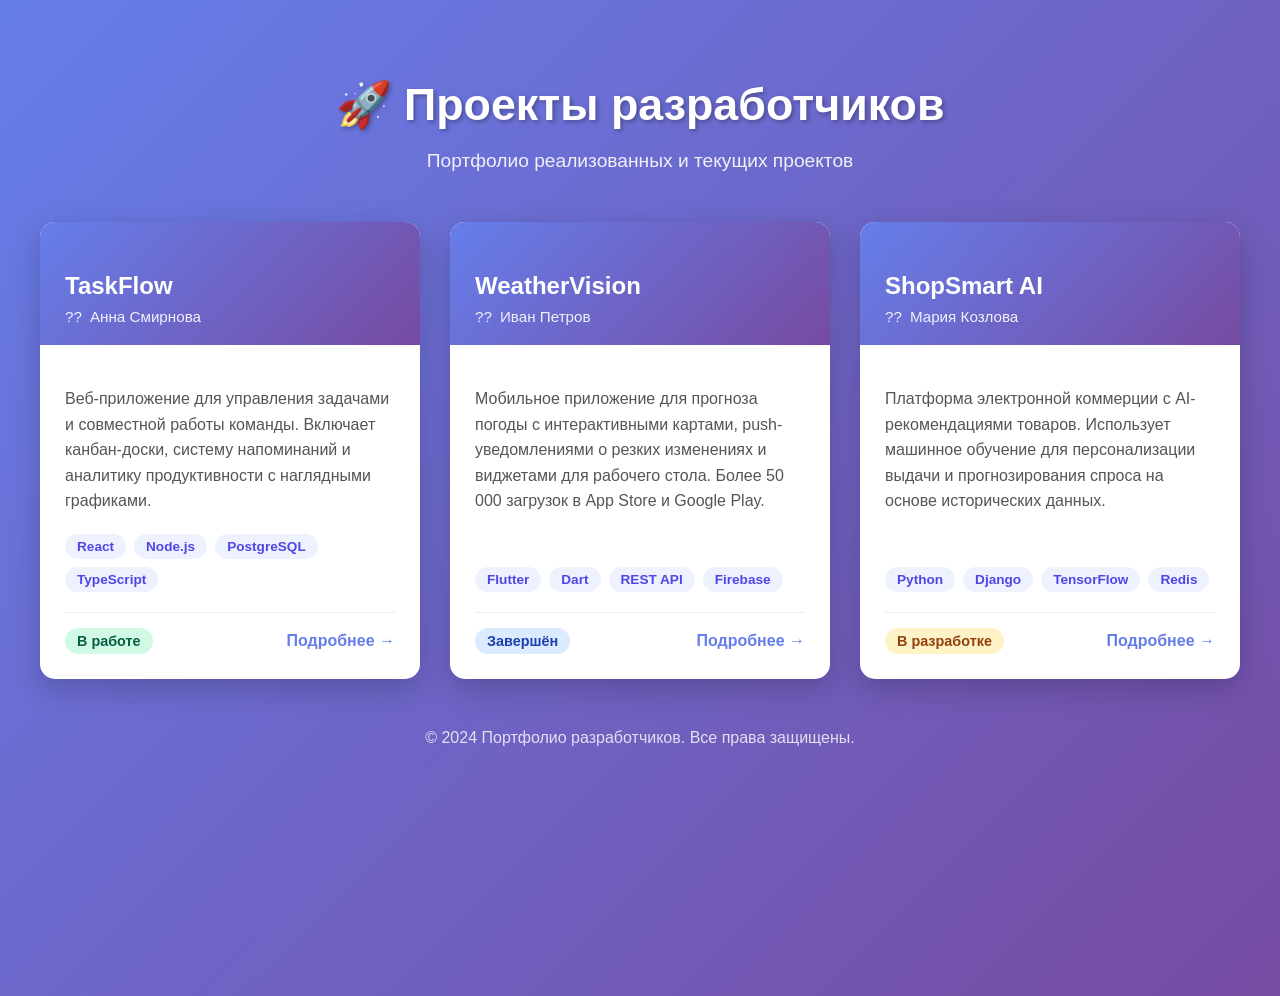
<file: project.html>
<!DOCTYPE html>
<html lang="ru">
<head>
    <meta charset="UTF-8">
    <meta name="viewport" content="width=device-width, initial-scale=1.0">
    <title>Проекты разработчиков</title>

    <!-- Задача 7: Подключение внешнего файла стилей -->
    <link rel="stylesheet" href="style.css">

</head>
<body>
    <div class="container">
        <header>
            <h1>🚀 Проекты разработчиков</h1>
            <p>Портфолио реализованных и текущих проектов</p>
        </header>

        <div class="projects-grid">

            <!-- Проект 1 -->
            <div class="project-card">
                <div class="card-header">
                    <h2>TaskFlow</h2>
                    <div class="developer">Анна Смирнова</div>
                </div>
                <div class="card-body">
                    <p class="description">
                        Веб-приложение для управления задачами и совместной работы команды.
                        Включает канбан-доски, систему напоминаний и аналитику продуктивности
                        с наглядными графиками.
                    </p>
                    <div class="tech-stack">
                        <span class="tech-tag">React</span>
                        <span class="tech-tag">Node.js</span>
                        <span class="tech-tag">PostgreSQL</span>
                        <span class="tech-tag">TypeScript</span>
                    </div>
                    <div class="card-footer">
                        <span class="status active">В работе</span>
                        <a href="#" class="link">Подробнее →</a>
                    </div>
                </div>
            </div>

            <!-- Проект 2 -->
            <div class="project-card">
                <div class="card-header">
                    <h2>WeatherVision</h2>
                    <div class="developer">Иван Петров</div>
                </div>
                <div class="card-body">
                    <p class="description">
                        Мобильное приложение для прогноза погоды с интерактивными картами,
                        push-уведомлениями о резких изменениях и виджетами для рабочего стола.
                        Более 50 000 загрузок в App Store и Google Play.
                    </p>
                    <div class="tech-stack">
                        <span class="tech-tag">Flutter</span>
                        <span class="tech-tag">Dart</span>
                        <span class="tech-tag">REST API</span>
                        <span class="tech-tag">Firebase</span>
                    </div>
                    <div class="card-footer">
                        <span class="status completed">Завершён</span>
                        <a href="#" class="link">Подробнее →</a>
                    </div>
                </div>
            </div>

            <!-- Проект 3 -->
            <div class="project-card">
                <div class="card-header">
                    <h2>ShopSmart AI</h2>
                    <div class="developer">Мария Козлова</div>
                </div>
                <div class="card-body">
                    <p class="description">
                        Платформа электронной коммерции с AI-рекомендациями товаров.
                        Использует машинное обучение для персонализации выдачи и
                        прогнозирования спроса на основе исторических данных.
                    </p>
                    <div class="tech-stack">
                        <span class="tech-tag">Python</span>
                        <span class="tech-tag">Django</span>
                        <span class="tech-tag">TensorFlow</span>
                        <span class="tech-tag">Redis</span>
                    </div>
                    <div class="card-footer">
                        <span class="status dev">В разработке</span>
                        <a href="#" class="link">Подробнее →</a>
                    </div>
                </div>
            </div>

        </div>

        <footer>
            <p>© 2024 Портфолио разработчиков. Все права защищены.</p>
        </footer>
    </div>
</body>
</html>
</file>
<file: style.css>
�* {
	margin: 0;
	padding: 0;
	box-sizing: border-box;
}

body {
	font-family: 'Segoe UI', Tahoma, Geneva, Verdana, sans-serif;
	background: linear-gradient(135deg, #667eea 0%, #764ba2 100%);
	min-height: 100vh;
	padding: 40px 20px;
	color: #333;
}

.container {
	max-width: 1200px;
	margin: 0 auto;
}

header {
	text-align: center;
	color: #fff;
	margin-bottom: 50px;
}

	header h1 {
		font-size: 2.8em;
		margin-bottom: 10px;
		text-shadow: 2px 2px 4px rgba(0, 0, 0, 0.3);
	}

	header p {
		font-size: 1.2em;
		opacity: 0.9;
	}

.projects-grid {
	display: grid;
	grid-template-columns: repeat(auto-fit, minmax(320px, 1fr));
	gap: 30px;
}

.project-card {
	background: #fff;
	border-radius: 15px;
	overflow: hidden;
	box-shadow: 0 10px 30px rgba(0, 0, 0, 0.2);
	transition: transform 0.3s ease, box-shadow 0.3s ease;
	display: flex;
	flex-direction: column;
}

	.project-card:hover {
		transform: translateY(-10px);
		box-shadow: 0 20px 40px rgba(0, 0, 0, 0.3);
	}

.card-header {
	padding: 30px 25px 20px;
	background: linear-gradient(135deg, #667eea 0%, #764ba2 100%);
	color: #fff;
}

	.card-header h2 {
		font-size: 1.5em;
		margin-bottom: 8px;
	}

.developer {
	font-size: 0.95em;
	opacity: 0.9;
	display: flex;
	align-items: center;
	gap: 8px;
}

	.developer::before {
		content: "??";
	}

.card-body {
	padding: 25px;
	flex-grow: 1;
	display: flex;
	flex-direction: column;
}

.description {
	color: #555;
	line-height: 1.6;
	margin-bottom: 20px;
	flex-grow: 1;
}

.tech-stack {
	display: flex;
	flex-wrap: wrap;
	gap: 8px;
	margin-bottom: 20px;
}

.tech-tag {
	background: #eef2ff;
	color: #4f46e5;
	padding: 5px 12px;
	border-radius: 20px;
	font-size: 0.85em;
	font-weight: 600;
}

.card-footer {
	display: flex;
	justify-content: space-between;
	align-items: center;
	padding-top: 15px;
	border-top: 1px solid #eee;
}

.status {
	font-size: 0.9em;
	font-weight: 600;
	padding: 5px 12px;
	border-radius: 20px;
}

	.status.active {
		background: #d1fae5;
		color: #065f46;
	}

	.status.completed {
		background: #dbeafe;
		color: #1e40af;
	}

	.status.dev {
		background: #fef3c7;
		color: #92400e;
	}

.link {
	color: #667eea;
	text-decoration: none;
	font-weight: 600;
	transition: color 0.2s;
}

	.link:hover {
		color: #764ba2;
	}

footer {
	text-align: center;
	color: #fff;
	margin-top: 50px;
	opacity: 0.8;
}

@media (max-width: 600px) {
	header h1 {
		font-size: 2em;
	}
}
</file>
